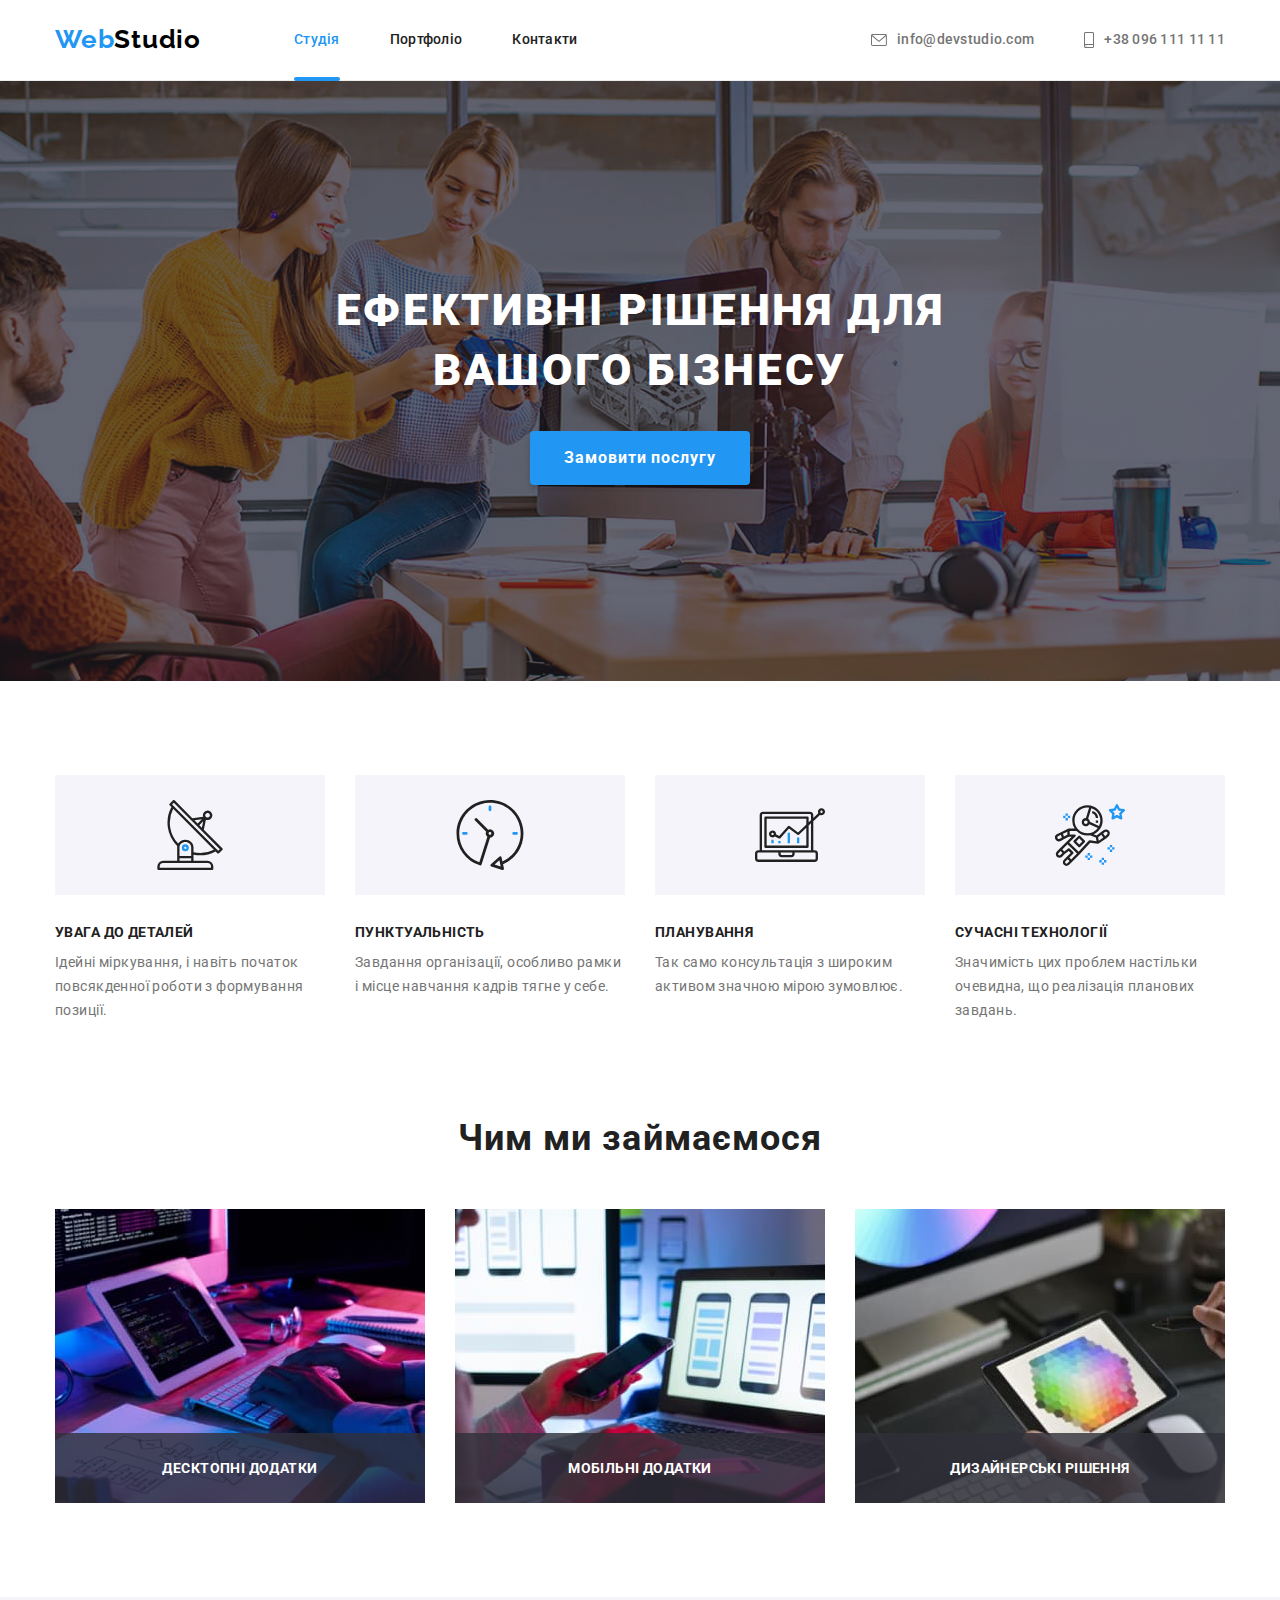
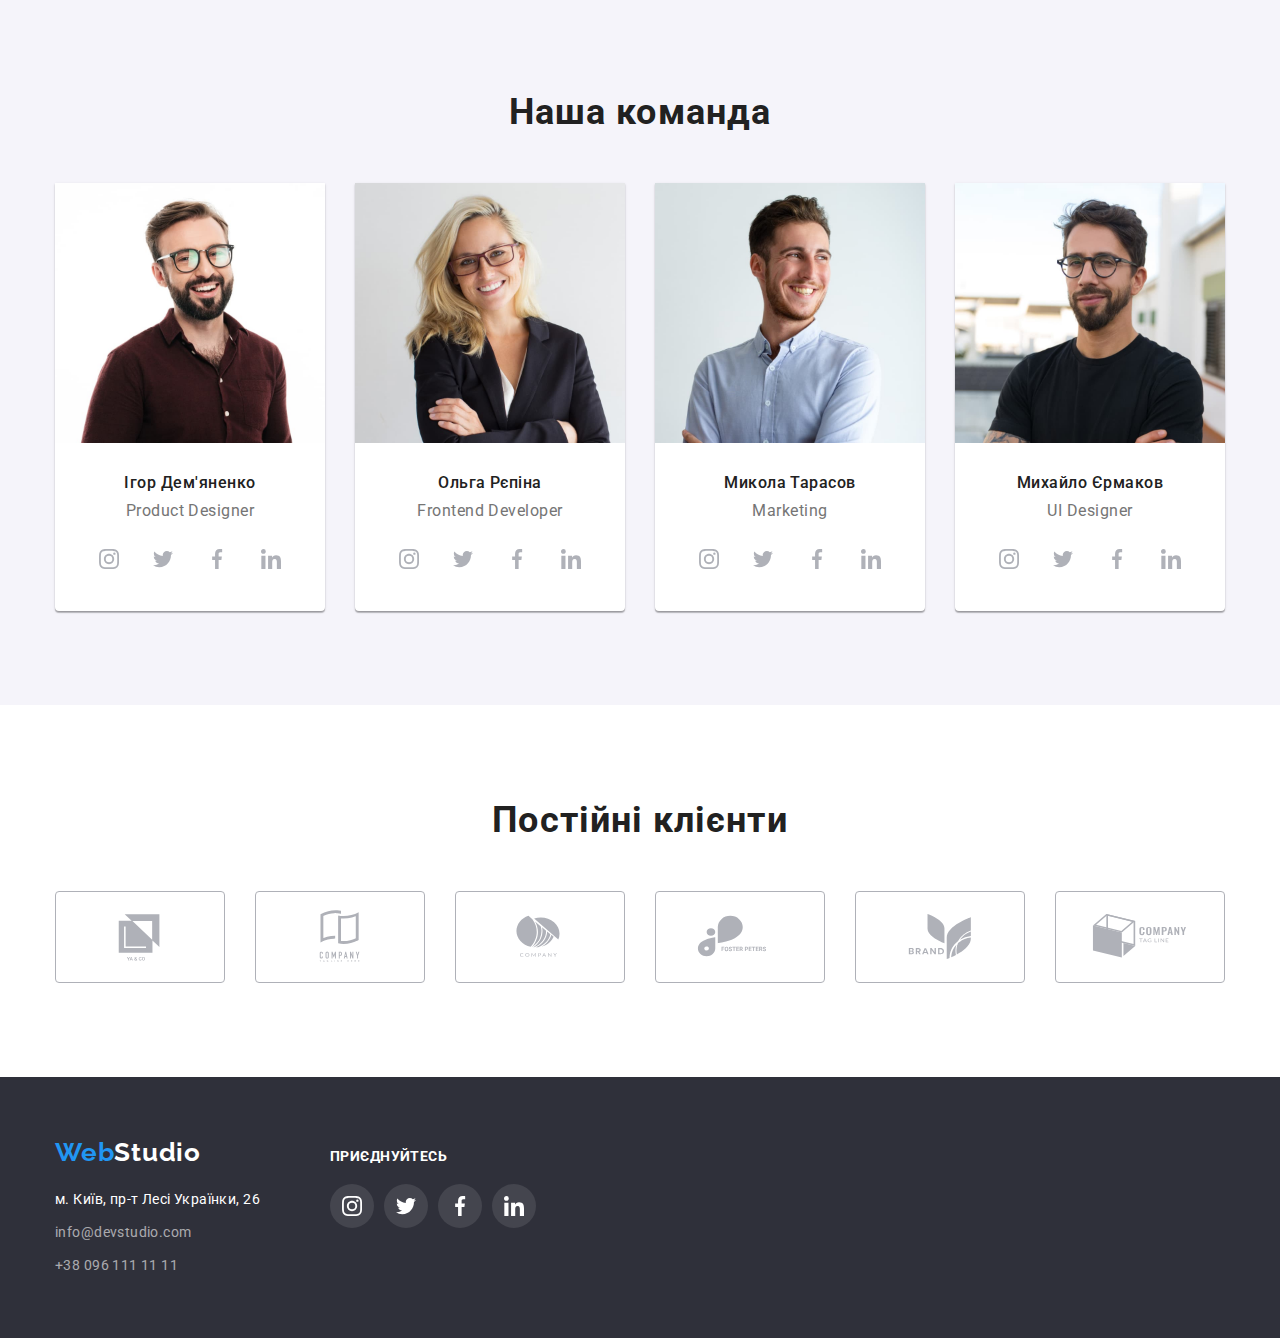
<file: index.html>
<!DOCTYPE html>
<html lang="uk">

<head>
    <meta charset="UTF-8">
    <meta http-equiv="X-UA-Compatible" content="IE=edge">
    <meta name="viewport" content="width=device-width, initial-scale=1.0">
    <title lang="en">WebStudio</title>
    <link rel="preconnect" href="https://fonts.googleapis.com">
    <link rel="preconnect" href="https://fonts.gstatic.com" crossorigin>
    <link
        href="https://fonts.googleapis.com/css2?family=Raleway:wght@700&family=Roboto:wght@400;500;700;900&display=swap"
        rel="stylesheet">
    <link rel="stylesheet" href="https://cdnjs.cloudflare.com/ajax/libs/modern-normalize/1.1.0/modern-normalize.min.css">
    <link rel="stylesheet" href="./css/styles.css">
</head>

<body>
    <header class="header">
        <!-- Logo -->
        <div class="container flex-nav">
        <nav class="header-nav">
            <a class="logo" href="/"><span class="logo-web">Web</span><span class="logo-studio">Studio</span></a>
            <ul class="site-nav list">
                <li class="item"><a class="link current" href="./index.html">Студія</a></li>
                <li class="item"><a class="link" href="./portfolio.html">Портфоліо</a></li>
                <li class="item"><a class="link" href="#">Контакти</a></li>
            </ul>
        </nav>
        <ul class="site-cont list">
            <li class="item">
                <a class="link-contact" href="mailto:">
                    <svg class="mail-icon" width="16" height="12">
                        <use href="./images/icons.svg#icon-letter" width="16" height="12">
                        </use>
                    </svg>
                    <span class="mail-title">info@devstudio.com</span>
                </a>
            </li>
            <li class="item"><a class="link-contact" href="tel:+380961111111">
                    <svg class="phone-icon" width="10" height="16">
                        <use href="./images/icons.svg#icon-smartphone" width="10" height="16"></use>
                    </svg>
                    +38 096 111 11 11
                </a>
            </li>
        </ul>
        </div>
    </header>
    <main>
        <!-- Hero -->
        <section class="hero">
            <div class="hero-title-text">
                <h1 class="hero-title"> Ефективні рішення для </br> вашого бізнесу</h1>
                <button class="hero-btn" type="button" data-modal-open>Замовити послугу</button>
            </div>
            
        </section>
        <!-- About us -->
        <section class="futures section">
            <div class="container">
                <!--Добавив цей тег спеціально як у відео у Репети-->
                <h2 class="visually-hidden">Особливості нашої роботи</h2>
                <ul class="future-list list">
                    <li class="future-item">
                        <div class="future-pct">
                            <svg class="future-icon" width="70" height="70">
                              <use href="./images/icons.svg#icon-antenna"></use>
                            </svg>
                        </div>
                        <h3 class="futures-title">УВАГА ДО ДЕТАЛЕЙ</h3>
                        <p class="futures-text">Ідейні міркування, і навіть початок повсякденної роботи з формування
                            позиції.</p>
                    </li>
                    <li class="future-item">
                        <div class="future-pct">
                            <svg class="future-icon" width="70" height="70">
                              <use href="./images/icons.svg#icon-clock"></use>
                            </svg>
                        </div>
                        <h3 class="futures-title">ПУНКТУАЛЬНІСТЬ</h3>
                        <p class="futures-text">Завдання організації, особливо рамки і місце навчання кадрів тягне у себе.
                        </p>
                    </li>
                    <li class="future-item">
                        <div class="future-pct">
                            <svg class="future-icon" width="70" height="70">
                              <use href="./images/icons.svg#icon-diagram"></use>
                            </svg>
                        </div>
                        <h3 class="futures-title">ПЛАНУВАННЯ</h3>
                        <p class="futures-text">Так само консультація з широким активом значною мірою зумовлює.</p>
                    </li>
                    <li class="future-item">
                        <div class="future-pct">
                            <svg class="future-icon" width="70" height="70">
                              <use href="./images/icons.svg#icon-astronaut"></use>
                            </svg>
                        </div>
                        <h3 class="futures-title">СУЧАСНІ ТЕХНОЛОГІЇ</h3>
                        <p class="futures-text">Значимість цих проблем настільки очевидна, що реалізація планових завдань.
                        </p>
                    </li>
                </ul>
            </div>
        </section>
        <section class="about section no-padding">
            <div class="container">
                <h2 class="about-title ">Чим ми займаємося</h2>
                <ul class="about-list list">
                    <li class="about-exmp">
                        <div class="wrapper">
                            <img src="./images/example3.jpg" alt="працівник працює одночасно на планшеті і компютері" width="370">
                            <div class="overlay-dsc">
                                <p class="overlay-title">Десктопні додатки</p>
                            </div>
                        </div>
                    </li>
                    <li class="about-exmp">
                        <div class="wrapper">
                            <img src="./images/example2.jpg" alt="працівник звіряє дані зі смартфону з даними на ноутбіці" width="370">
                            <div class="overlay-dsc">
                                <p class="overlay-title">Мобільні додатки</p>
                            </div>
                        </div>
                        
                    </li>
                    <li class="about-exmp">
                        <div class="wrapper">
                            <img src="./images/example1.jpg" alt="пацівник працює з планшетом" width="370">
                            <div class="overlay-dsc">
                                <p class="overlay-title">Дизайнерські рішення</p>
                            </div>
                        </div>
                    </li>
                </ul>
            </div>
        </section>
        <!-- Our Team -->
        <section class="team section">
            <div class="container">
                <h2 class="team-title">Наша команда</h2>
                <ul class="team-person list">
                    <li class="team-list ">
                        <img class="avatar" src="./images/person1.jpg" alt="Ігор Дем'яненко" width="270">
                        <div class="our-team">
                            <h3 class="team-name">Ігор Дем'яненко</h3>
                            <p class="team-position" lang="en">Product Designer</p>
                            <ul class="social-list list">
                                <li class="social-item">
                                    <a class="social-link " href="">
                                        <svg class="social-icon" width="20" height="20">
                                          <use href="./images/icons.svg#icon-instagram"></use>
                                        </svg>
                                    </a>
                                </li>
                                <li class="social-item">
                                    <a class="social-link" href="">
                                        <svg class="social-icon" width="20" height="20">
                                          <use href="./images/icons.svg#icon-twitter"></use>
                                        </svg>
                                    </a>
                                </li>
                                <li class="social-item">
                                    <a class="social-link" href="">
                                        <svg class="social-icon" width="20" height="20">
                                          <use href="./images/icons.svg#icon-facebook"></use>
                                        </svg>
                                    </a>
                                </li>
                                <li class="social-item">
                                    <a class="social-link" href="">
                                        <svg class="social-icon" width="20" height="20">
                                          <use href="./images/icons.svg#icon-linkedin"></use>
                                        </svg>
                                    </a>
                                </li>
                            </ul>
                        </div>
                    </li>
                    <li class="team-list ">
                        <img class="avatar" src="./images/person2.jpg" alt="Ольга Рєпіна" width="270">
                        <div class="our-team">
                            <h3 class="team-name">Ольга Рєпіна</h3>
                            <p class="team-position" lang="en">Frontend Developer</p>
                            <ul class="social-list list">
                                <li class="social-item">
                                    <a class="social-link " href="">
                                        <svg class="social-icon" width="20" height="20">
                                          <use href="./images/icons.svg#icon-instagram"></use>
                                        </svg>
                                    </a>
                                </li>
                                <li class="social-item">
                                    <a class="social-link" href="">
                                        <svg class="social-icon" width="20" height="20">
                                          <use href="./images/icons.svg#icon-twitter"></use>
                                        </svg>
                                    </a>
                                </li>
                                <li class="social-item">
                                    <a class="social-link" href="">
                                        <svg class="social-icon" width="20" height="20">
                                          <use href="./images/icons.svg#icon-facebook"></use>
                                        </svg>
                                    </a>
                                </li>
                                <li class="social-item">
                                    <a class="social-link" href="">
                                        <svg class="social-icon" width="20" height="20">
                                          <use href="./images/icons.svg#icon-linkedin"></use>
                                        </svg>
                                    </a>
                                </li>
                            </ul>
                        </div>
                    </li>
                    <li class="team-list ">
                        <img class="avatar" src="./images/person3.jpg" alt="Ольга Рєпіна" width="270">
                        <div class="our-team">
                            <h3 class="team-name">Микола Тарасов</h3>
                            <p class="team-position" lang="en">Marketing</p>
                            <ul class="social-list list">
                                <li class="social-item">
                                    <a class="social-link " href="">
                                        <svg class="social-icon" width="20" height="20">
                                          <use href="./images/icons.svg#icon-instagram"></use>
                                        </svg>
                                    </a>
                                </li>
                                <li class="social-item">
                                    <a class="social-link" href="">
                                        <svg class="social-icon" width="20" height="20">
                                          <use href="./images/icons.svg#icon-twitter"></use>
                                        </svg>
                                    </a>
                                </li>
                                <li class="social-item">
                                    <a class="social-link" href="">
                                        <svg class="social-icon" width="20" height="20">
                                          <use href="./images/icons.svg#icon-facebook"></use>
                                        </svg>
                                    </a>
                                </li>
                                <li class="social-item">
                                    <a class="social-link" href="">
                                        <svg class="social-icon" width="20" height="20">
                                          <use href="./images/icons.svg#icon-linkedin"></use>
                                        </svg>
                                    </a>
                                </li>
                            </ul>
                        </div>
                    </li>
                    <li class="team-list ">
                        <img class="avatar" src="./images/person4.jpg" alt="Михайло Єрмаков" width="270">
                        <div class="our-team">
                            <h3 class="team-name">Михайло Єрмаков</h3>
                            <p class="team-position" lang="en">UI Designer</p>
                            <ul class="social-list list">
                                <li class="social-item">
                                    <a class="social-link " href="">
                                        <svg class="social-icon" width="20" height="20">
                                          <use href="./images/icons.svg#icon-instagram"></use>
                                        </svg>
                                    </a>
                                </li>
                                <li class="social-item">
                                    <a class="social-link" href="">
                                        <svg class="social-icon" width="20" height="20">
                                          <use href="./images/icons.svg#icon-twitter"></use>
                                        </svg>
                                    </a>
                                </li>
                                <li class="social-item">
                                    <a class="social-link" href="">
                                        <svg class="social-icon" width="20" height="20">
                                          <use href="./images/icons.svg#icon-facebook"></use>
                                        </svg>
                                    </a>
                                </li>
                                <li class="social-item">
                                    <a class="social-link" href="">
                                        <svg class="social-icon" width="20" height="20">
                                          <use href="./images/icons.svg#icon-linkedin"></use>
                                        </svg>
                                    </a>
                                </li>
                            </ul>
                        </div>
                    </li>
                </ul>
            </div>
        </section>
        <!-- Regular cli./images/icons.svg#icon-campanyents -->
        <section class="section client">
            <div class="container">
                <h2 class="reg-clients"> Постійні клієнти</h2>
                <ul class="clients-list list">
                    <li class="clients-items">
                        <a href="" class="cleints-link">
                            <svg class="clients-icon" width="106" height="60">
                              <use href="./images/icons.svg#icon-campany1"></use>
                            </svg>
                        </a>
                    </li>
                    <li class="clients-items">
                        <a href="" class="cleints-link">
                            <svg class="clients-icon" width="106" height="60">
                              <use href="./images/icons.svg#icon-campany2"></use>
                            </svg>
                        </a>
                    </li>
                    <li class="clients-items">
                        <a href="" class="cleints-link">
                            <svg class="clients-icon" width="106" height="60">
                              <use href="./images/icons.svg#icon-campany3"></use>
                            </svg>
                        </a>
                    </li>
                    <li class="clients-items">
                        <a href="" class="cleints-link">
                            <svg class="clients-icon" width="106" height="60">
                              <use href="./images/icons.svg#icon-campany4"></use>
                            </svg>
                        </a>
                    </li>
                    <li class="clients-items">
                        <a href="" class="cleints-link">
                            <svg class="clients-icon" width="106" height="60">
                              <use href="./images/icons.svg#icon-campany5"></use>
                            </svg>
                        </a>
                    </li>
                    <li class="clients-items">
                        <a href="" class="cleints-link">
                            <svg class="clients-icon" width="106" height="60">
                              <use href="./images/icons.svg#icon-campany6"></use>
                            </svg>
                        </a>
                    </li>
                </ul>
            </div>
        </section>
    </main>
    <!-- Footer -->
    <footer class="footer">
        <div class="container footer-part">
            <div class="footer-address">
                <a class="logo" href="/"> <span class="logo-web">Web</span><span class="logo-footer">Studio</span></a>
                <address class="address">
                    <p class="address-title">м. Київ, пр-т Лесі Українки, 26</p>
                    <ul class="list">
                        <li class="footer-link"><a class="footer-contact" href="mailto:">info@devstudio.com</a></li>
                        <li class="footer-link"><a class="footer-contact" href="tel:+380961111111">+38 096 111 11 11</a></li>
                    </ul>
                </address>
            </div>
            <div class="footer-socials">
                <p class="socials-title">Приєднуйтесь</p>
                <ul class="list-socials list">
                    <li class="soc-icon">
                        <a class="link-social" href="">
                            <svg class="social-icons" width="20" height="20">
                              <use href="./images/icons.svg#icon-instagram"></use>
                            </svg>
                        </a>
                    </li>
                    <li class="soc-icon">
                        <a class="link-social" href="">
                            <svg class="social-icons" width="20" height="20">
                              <use href="./images/icons.svg#icon-twitter"></use>
                            </svg>
                        </a>
                    </li>
                    <li class="soc-icon">
                        <a class="link-social" href="">
                            <svg class="social-icons" width="20" height="20">
                              <use href="./images/icons.svg#icon-facebook"></use>
                            </svg>
                        </a>
                    </li>
                    <li class="soc-icon">
                        <a class="link-social" href="">
                            <svg class="social-icons" width="20" height="20">
                              <use href="./images/icons.svg#icon-linkedin"></use>
                            </svg>
                        </a>
                    </li>
                </ul>
            </div>
        </div>
    </footer>
    <div class="backdrop is-hidden" data-modal>
        <div class="modal">
            <button class="close-btn" type="button" data-modal-close>
                <svg class="close-tbn-icon" width="18" height="18">
                  <use href="./images/icons.svg#close-icon"></use>
                </svg>
            </button>
        </div>
    </div>

<script src="./js/modal.js"></script>
</body>

</html>
</file>
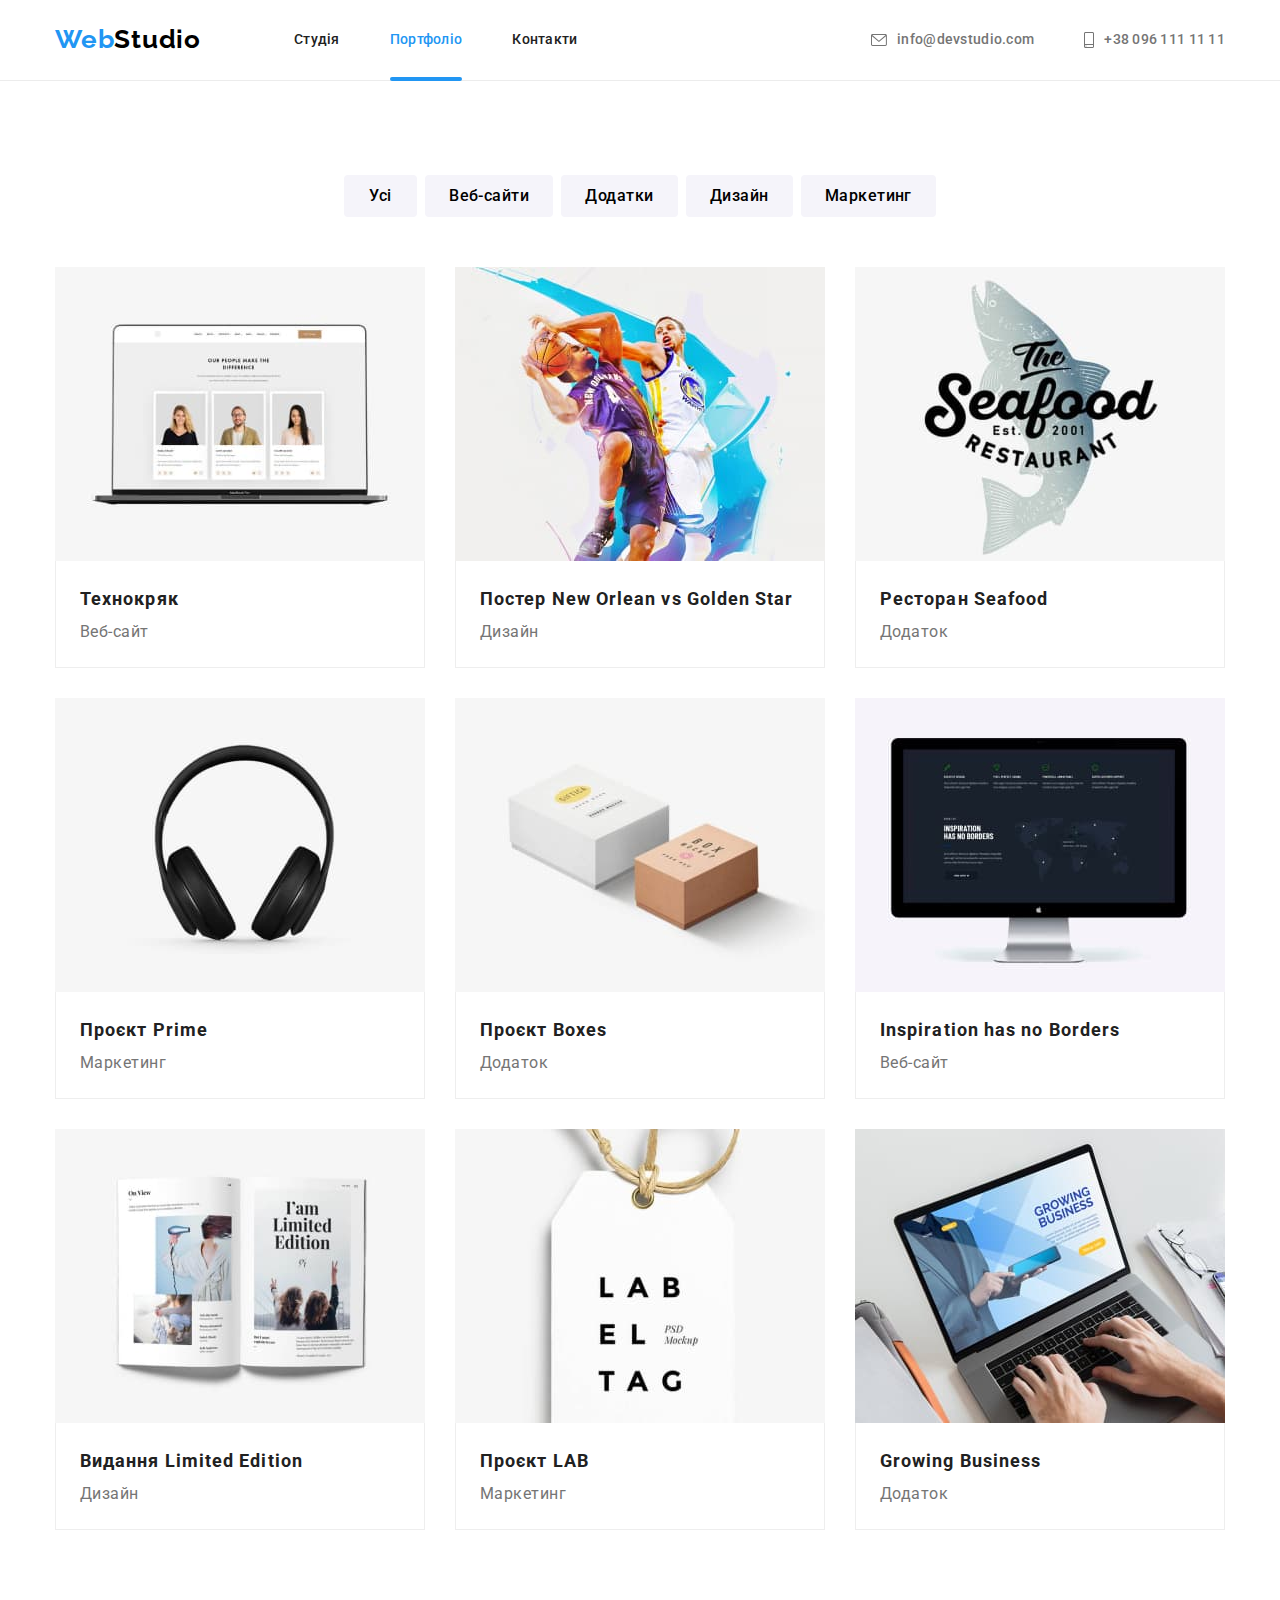
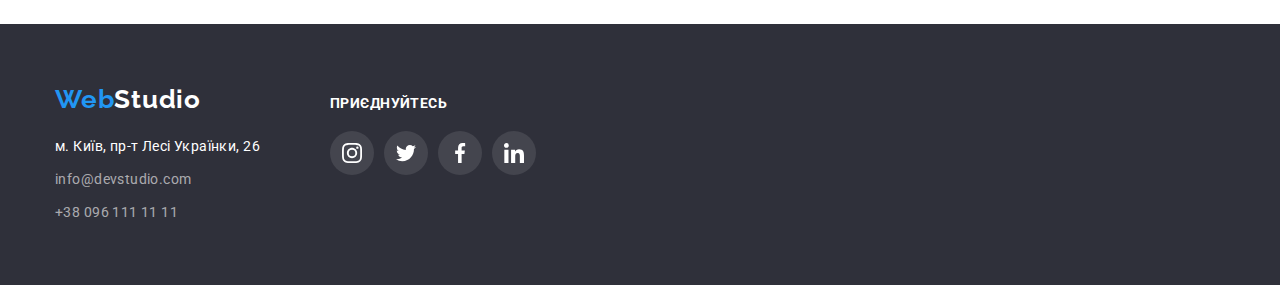
<file: portfolio.html>
<!DOCTYPE html>
<html lang="uk">

<head>
    <meta charset="UTF-8">
    <meta http-equiv="X-UA-Compatible" content="IE=edge">
    <meta name="viewport" content="width=device-width, initial-scale=1.0">
    <title lang="en">WebStudio</title>
    <link rel="preconnect" href="https://fonts.googleapis.com">
    <link rel="preconnect" href="https://fonts.gstatic.com" crossorigin>
    <link
        href="https://fonts.googleapis.com/css2?family=Raleway:wght@700&family=Roboto:wght@400;500;700;900&display=swap"
        rel="stylesheet">
    <link rel="stylesheet"
        href="https://cdnjs.cloudflare.com/ajax/libs/modern-normalize/1.1.0/modern-normalize.min.css">
    <link rel="stylesheet" href="./css/styles.css">
</head>

<body>

    <header class="header">
        <!-- Logo -->
        <div class="container flex-nav">
            <nav class="header-nav">
                <a class="logo" href="/"><span class="logo-web">Web</span><span class="logo-studio">Studio</span></a>
                <ul class="site-nav list">
                    <li class="item"><a class="link " href="./index.html">Студія</a></li>
                    <li class="item"><a class="link current" href="./portfolio.html">Портфоліо</a></li>
                    <li class="item"><a class="link" href="#">Контакти</a></li>
                </ul>
            </nav>
            <ul class="site-cont list">
                <li class="item">
                    <a class="link-contact" href="mailto:">
                        <svg class="mail-icon" width="16" height="12">
                            <use href="./images/icons.svg#icon-letter" width="16" height="12"></use>
                        </svg>
                        info@devstudio.com
                    </a>
                </li>
                <li class="item"><a class="link-contact" href="tel:+380961111111">
                        <svg class="phone-icon" width="10" height="16">
                            <use href="./images/icons.svg#icon-smartphone" width="10" height="16"></use>
                        </svg>
                        +38 096 111 11 11
                    </a>
                </li>
                
            </ul>
        </div>
    </header>
    <main>
        <section class="section">
            <div class="container">
                <h1 class="filter visually-hidden">Портфоліо</h1>
                <ul class="filter-btn list">
                    <li class="filter-type"><button class="filter-list btn btn-shad" type="button">Усі</button></li>
                    <li class="filter-type"><button class="filter-list btn btn-shad" type="button">Веб-сайти</button></li>
                    <li class="filter-type"><button class="filter-list btn btn-shad" type="button">Додатки</button></li>
                    <li class="filter-type"><button class="filter-list btn btn-shad" type="button">Дизайн</button></li>
                    <li class="filter-type"><button class="filter-list btn btn-shad" type="button">Маркетинг</button></li>
                </ul>
                <ul class="filter-item list">
                    <li class="list-object">
                        <a class="list-link" href="">
                            <div class="team-thumb">
                                <img class="img-dsc" src="./images/product1.jpg" alt="Ноутбук з відкритою головною сторінкою" width="370">
                                <div class="overlay">
                                    <p class="overlay-text">
                                        Ресурс пропонує комплексні пропозиції з різним рівнем функціоналу та сервісів. Все це дозволить відвідувачу
                                        отримати
                                        вичерпні відомості про компанію чи приватну особу.
                                    </p>
                                </div>
                            </div>
                            <div class="title-brd">
                                <h2 class="list-title">Технокряк</h2>
                                <p class="list-descrpt">Веб-сайт</p>
                            </div>
                        </a>
                    </li>
                    <li class="list-object">
                        <a class="list-link" href="">
                            <div class="team-thumb">
                            <img class="img-dsc" src="./images/product2.jpg" alt=" Постер New Orleans vg Golden State Warriors"
                                width="370">
                                <div class="overlay">
                                    <p class="overlay-text">
                                        Ресурс пропонує комплексні пропозиції з різним рівнем функціоналу та сервісів. Все це дозволить відвідувачу
                                        отримати
                                        вичерпні відомості про компанію чи приватну особу.
                                    </p>
                                </div> 
                            </div>       
                            <div class="title-brd">
                                <h2 class="list-title">Постер New Orlean vs Golden Star</h2>
                                <p class="list-descrpt">Дизайн</p>
                            </div>
                        </a>
                    </li>
                    <li class="list-object">
                        <a class="list-link" href="">
                            <div class="team-thumb">
                            <img class="img-dsc" src="./images/product3.jpg" alt="емблема ресторану Seafood" width="370">
                                <div class="overlay">
                                    <p class="overlay-text">
                                        Ресурс пропонує комплексні пропозиції з різним рівнем функціоналу та сервісів. Все це дозволить відвідувачу
                                        отримати
                                        вичерпні відомості про компанію чи приватну особу.
                                    </p>
                                </div>
                            </div>    
                            <div class="title-brd">    
                                <h2 class="list-title">Ресторан Seafood</h2>
                                <p class="list-descrpt">Додаток</p>
                            </div>
                        </a>
                    </li>
                    <li class="list-object">
                        <a class="list-link" href="">
                            <div class="team-thumb">
                            <img class="img-dsc" src="./images/product4.jpg" alt="навушники" width="370">
                                <div class="overlay">
                                    <p class="overlay-text">
                                        Ресурс пропонує комплексні пропозиції з різним рівнем функціоналу та сервісів. Все це дозволить відвідувачу
                                        отримати
                                        вичерпні відомості про компанію чи приватну особу.
                                    </p>
                                </div>
                            </div>    
                            <div class="title-brd">    
                                <h2 class="list-title">Проєкт Prime</h2>
                                <p class="list-descrpt">Маркетинг</p>
                            </div>
                        </a>
                    </li>
                    <li class="list-object">
                        <a class="list-link" href="">
                            <div class="team-thumb">
                            <img class="img-dsc" src="./images/product5.jpg" alt="дві картонних коробки" width="370">
                                <div class="overlay">
                                    <p class="overlay-text">
                                        Ресурс пропонує комплексні пропозиції з різним рівнем функціоналу та сервісів. Все це дозволить відвідувачу
                                        отримати
                                        вичерпні відомості про компанію чи приватну особу.
                                    </p>
                                </div>
                            </div>    
                            <div class="title-brd">    
                                <h2 class="list-title">Проєкт Boxes</h2>
                                <p class="list-descrpt">Додаток</p>
                            </div>
                        </a>
                    </li>
                    <li class="list-object">
                        <a class="list-link" href="">
                            <div class="team-thumb">
                            <img class="img-dsc" src="./images/product6.jpg" alt="великий монітор" width="370">
                                <div class="overlay">
                                    <p class="overlay-text">
                                        Ресурс пропонує комплексні пропозиції з різним рівнем функціоналу та сервісів. Все це дозволить відвідувачу
                                        отримати
                                        вичерпні відомості про компанію чи приватну особу.
                                    </p>
                                </div>
                            </div>    
                            <div class="title-brd">    
                                <h2 class="list-title">Inspiration has no Borders</h2>
                                <p class="list-descrpt">Веб-сайт</p>
                            </div>
                        </a>
                    </li>
                    <li class="list-object">
                        <a class="list-link" href="">
                            <div class="team-thumb">
                            <img class="img-dsc" src="./images/product7.jpg" alt="Розгорнута книга" width="370">
                                <div class="overlay">
                                    <p class="overlay-text">
                                        Ресурс пропонує комплексні пропозиції з різним рівнем функціоналу та сервісів. Все це дозволить відвідувачу
                                        отримати
                                        вичерпні відомості про компанію чи приватну особу.
                                    </p>
                                </div>
                            </div>    
                            <div class="title-brd">    
                                <h2 class="list-title">Видання Limited Edition</h2>
                                <p class="list-descrpt">Дизайн</p>
                            </div>
                        </a>
                    </li>
                    <li class="list-object">
                        <a class="list-link" href="">
                            <div class="team-thumb">
                            <img class="img-dsc" src="./images/product8.jpg" alt="паперова бірка із ниткою" width="370">
                                <div class="overlay">
                                    <p class="overlay-text">
                                        Ресурс пропонує комплексні пропозиції з різним рівнем функціоналу та сервісів. Все це дозволить відвідувачу
                                        отримати
                                        вичерпні відомості про компанію чи приватну особу.
                                    </p>
                                </div>
                            </div>    
                            <div class="title-brd">    
                                <h2 class="list-title">Проєкт LAB</h2>
                                <p class="list-descrpt">Маркетинг</p>
                            </div>
                        </a>
                    </li>
                    <li class="list-object">
                        <a class="list-link" href="">
                            <div class="team-thumb">
                            <img class="img-dsc" src="./images/product9.jpg" alt="чоловік працює на компютері" width="370">
                                <div class="overlay">
                                    <p class="overlay-text">
                                        Ресурс пропонує комплексні пропозиції з різним рівнем функціоналу та сервісів. Все це дозволить відвідувачу
                                        отримати
                                        вичерпні відомості про компанію чи приватну особу.
                                    </p>
                                </div>             
                            </div>                  
                            <div class="title-brd">    
                                <h2 class="list-title">Growing Business</h2>
                                <p class="list-descrpt">Додаток</p>
                            </div>
                        </a>
                    </li>
                
                </ul>
            </div>
        </section>
    </main>
    <!-- Footer -->
    <footer class="footer">
        <div class="container footer-part">
            <div class="footer-address">
                <a class="logo" href="/"> <span class="logo-web">Web</span><span class="logo-footer">Studio</span></a>
                <address class="address">
                    <p class="address-title">м. Київ, пр-т Лесі Українки, 26</p>
                    <ul class="list">
                        <li class="footer-link"><a class="footer-contact" href="mailto:">info@devstudio.com</a></li>
                        <li class="footer-link"><a class="footer-contact" href="tel:+380961111111">+38 096 111 11 11</a>
                        </li>
                    </ul>
                </address>
            </div>
            <div class="footer-socials">
                <p class="socials-title">Приєднуйтесь</p>
                <ul class="list-socials list">
                    <li class="soc-icon">
                        <a class="link-social" href="">
                            <svg class="social-icons" width="20" height="20">
                                <use href="./images/icons.svg#icon-instagram"></use>
                            </svg>
                        </a>
                    </li>
                    <li class="soc-icon">
                        <a class="link-social" href="">
                            <svg class="social-icons" width="20" height="20">
                                <use href="./images/icons.svg#icon-twitter"></use>
                            </svg>
                        </a>
                    </li>
                    <li class="soc-icon">
                        <a class="link-social" href="">
                            <svg class="social-icons" width="20" height="20">
                                <use href="./images/icons.svg#icon-facebook"></use>
                            </svg>
                        </a>
                    </li>
                    <li class="soc-icon">
                        <a class="link-social" href="">
                            <svg class="social-icons" width="20" height="20">
                                <use href="./images/icons.svg#icon-linkedin"></use>
                            </svg>
                        </a>
                    </li>
                </ul>
            </div>
        </div>
    </footer>
</body>

</html>
</file>
<file: css/styles.css>
/* Colors */
:root {
  --color-text: #212121;
  --secondary-text: #757575;
  --logo-color: #2196f3;
  --primary-bgr: #ffffff;
  --secondary-bgr: #2f303a;
  --boxes-color: #eeeeee;
  --filter-color: #f5f4fa;
  --hero-button: #188ce8;

  /* Font */
  --logo-font: "Raleway", sans-serif;
  --family-font: "Roboto", sans-serif;

  /* Animation */
  --trns-effect: 250ms cubic-bezier(0.4, 0, 0.2, 1);
}

h1,
h2,
h3,
p {
  margin: 0;
  padding: 0;
}

img {
  display: block;
}

body {
  font-family: var(--family-font);
  color: var(--color-text);
  background-color: var(--primary-bgr);
  font-size: 14px;
}

.btn {
  transition: background-color var(--trns-effect), color var(--trns-effect), box-shadow var(--trns-effect);;
  
}

.btn:hover,
.btn:focus {
  background: var(--logo-color);
  color: var(--primary-bgr);
  cursor: pointer;
  box-shadow: 0px 3px 1px rgba(0, 0, 0, 0.1), 0px 1px 2px rgba(0, 0, 0, 0.08), 0px 2px 2px rgba(0, 0, 0, 0.12);
}


.btn-shad:hover,
.btn-shad:focus {
  box-shadow: 0px 3px 1px rgba(0, 0, 0, 0.1), 0px 1px 2px rgba(0, 0, 0, 0.08), 0px 2px 2px rgba(0, 0, 0, 0.12);
}

.container {
  width: 1200px;
  padding-left: 15px;
  padding-right: 15px;
  margin-left: auto;
  margin-right: auto;
}

.list {
  list-style: none;
  margin: 0;
  padding: 0;
}

/* Header */
.header {
  border-bottom: 1px solid #ececec;
}

.header .logo {
  font-family: var(--logo-font);
  font-weight: 700;
  font-size: 26px;
  line-height: 1.2;
  letter-spacing: 0.03em;
  text-decoration: none;
}

.flex-nav {
  display: flex;
}

.header-nav {
  display: flex;
  align-items: center;
}

.site-nav {
  display: flex;
  margin-left: 93px;
}

.site-nav .item+.item {
  margin-left: 50px;
}

.header-nav .logo {
  margin-bottom: 0;
}

.logo-web {
  color: var(--logo-color);
}

.logo-studio {
  color: #000000;
}

.site-nav .link.current {
  color: var(--logo-color);
}

.mail {
  display: flex;
}



.link {
  display: block;
  padding-top: 32px;
  padding-bottom: 32px;

  font-weight: 500;
  font-size: 14px;
  line-height: 1.14;
  letter-spacing: 0.02em;
  text-decoration: none;

  color: var(--color-text);

  transition: color var(--trns-effect);
}

.link:hover,
.link:focus {
  color: var(--logo-color);
}

.link {
  position: relative;
}
.current::after {
  content: '';
  position: absolute;
  bottom: -1px;
  left: 0;

  width: 100%;
  height: 4px;
  border-radius: 2px;
  background-color: var(--logo-color);
  opacity: 1;
}
/* .link.current::after,
.link:hover::after,
.link:focus::after {
  opacity: 1;
} */

.link-contact {
  display: flex;
  justify-content: center;
  align-items: center;
  font-weight: 500;
  font-size: 14px;
  line-height: 1.14;
  letter-spacing: 0.02em;
  text-decoration: none;
  padding-top: 32px;
  padding-bottom: 32px;

  color: var(--secondary-text);

  transition: color var(--trns-effect);
}

.link-contact:hover,
.link-contact:focus {
  color: var(--logo-color);
}

.mail-title {
  display: block;
}

.mail-icon {

  vertical-align: middle;
  margin-right: 10px;
  fill: currentColor;
}

.phone-icon {
  vertical-align: middle;
  margin-right: 10px;
  fill: currentColor;
}

.site-cont {
  display: flex;
  margin-left: auto;
}

.site-cont .item+.item {
  margin-left: 50px;
}

/* Hero */
.hero {
  position: relative;
  max-width: 1600px;
  min-height: 600px;
  background-color: #C4C4C4;
  text-align: center;
  padding-top: 200px;
  padding-bottom: 200px;
  background-image:
    /* linear-gradient(to bottom, rgba(47, 48, 58, 0.4), rgba(47, 48, 58, 0.4)), */
    url(../images/bimage.png);
  background-repeat: no-repeat;
  background-size: cover;
  background-position: center;
  margin-left: auto;
  margin-right: auto;
}
.hero-title-text {
  position: absolute;
  top: 0;
  left: 0;
  justify-content: center;
  

  width: 100%;
  height: 100%;
  background-image: linear-gradient(to bottom, rgba(47, 48, 58, 0.4), rgba(47, 48, 58, 0.4));
}
.hero-title {
  font-weight: 900;
  font-size: 44px;
  line-height: 1.36;
  letter-spacing: 0.06em;
  text-transform: uppercase;
  color: var(--primary-bgr);
  margin-bottom: 30px;
  margin-top: 200px;
  width: 100%;
}

.hero-btn {
  min-width: 216px;
  padding: 10px 32px;
  border-color: transparent;

  font-family: inherit;
  font-weight: 700;
  font-size: 16px;
  line-height: 1.87;
  letter-spacing: 0.06em;
  background-color: var(--logo-color);
  color: var(--primary-bgr);
  cursor: pointer;
  border-radius: 4px;
  box-shadow: 0px 4px 4px rgba(0, 0, 0, 0.15);

  transition: background-color var(--trns-effect);
}

.hero-btn:hover,
.hero-btn:focus {
  background-color: var(--hero-button);
}

.section {
  padding-top: 94px;
  padding-bottom: 94px;
}

/* About us */
.visually-hidden {
  position: absolute;
  width: 1px;
  height: 1px;
  margin: -1px;
  border: 0;
  padding: 0;

  white-space: nowrap;
  clip-path: inset(100%);
  clip: rect(0 0 0 0);
  overflow: hidden;
}

.future-pct {
  display: flex;
  justify-content: center;
  align-items: center;
  margin-bottom: 30px;

  width: 270px;
  height: 120px;
  background-color: var(--filter-color);
}

.future-list {
  display: flex;
}

.future-item {
  width: 270px;
}

.future-list .future-item+.future-item {
  margin-left: 30px;
}

.futures-title {
  font-weight: 700;
  font-size: 14px;
  line-height: 1.14;
  letter-spacing: 0.03em;
  text-transform: uppercase;
  /* background-color: var(--color-text); */
  margin-bottom: 10px;
}

.futures-text {
  font-size: 14px;
  line-height: 1.71;
  letter-spacing: 0.03em;
  color: var(--secondary-text);
}
.overlay-title {
  font-weight: 700;
  font-size: 14px;
  line-height: 16px;
  text-align: center;
  letter-spacing: 0.03em;
  text-transform: uppercase;
  color: var(--primary-bgr);
  padding-top: 27px;
  padding-bottom: 27px;
}
.wrapper {
  position: relative;
}
.overlay-dsc {
  position: absolute;
  left: 0;
  bottom: 0;

  width: 100%;
  background-color: rgba(47, 48, 58, 0.8);
}
/* About */
.about {
  text-align: center;
}

.about-list {
  display: flex;
}

.about-list .about-exmp+.about-exmp {
  margin-left: 30px;
}

.no-padding {
  padding-top: 0;
}

.about-title {
  font-weight: 700;
  font-size: 36px;
  line-height: 1.17;
  letter-spacing: 0.03em;
  color: var(--color-text);
  margin-bottom: 50px;
}

/* Team */
.team {
  background: var(--filter-color);
  text-align: center;
}

.social-list {
  display: flex;
  justify-content: center;
  gap: 10px;
}

.social-link {
  display: flex;
  align-items: center;
  justify-content: center;
  color: #AFB1B8;

  width: 44px;
  height: 44px;
  background-color: #fff;
  border-radius: 50%;

  transition: background-color var(--trns-effect), color var(--trns-effect);
}

.social-link:hover,
.social-link:focus {
  color: var(--primary-bgr);
  background-color: var(--logo-color);
}

.social-icon {
  fill: currentColor;
}

.team-person {
  display: flex;
}

.team-person .team-list+.team-list {
  margin-left: 30px;
}

.team-list {
  background-color: var(--primary-bgr);
  box-shadow: 0px 1px 3px rgba(0, 0, 0, 0.12), 0px 1px 1px rgba(0, 0, 0, 0.14), 0px 2px 1px rgba(0, 0, 0, 0.2);
  border-radius: 0px 0px 4px 4px;

}

.team-title {
  margin-bottom: 50px;

  font-weight: 700;
  font-size: 36px;
  line-height: 1.17;
  letter-spacing: 0.03em;
  color: var(--color-text);
}

.team-name {
  font-weight: 500;
  font-size: 16px;
  line-height: 1.19;
  letter-spacing: 0.03em;
  color: var(--color-text);
  margin-bottom: 10px;
}

.our-team {
  padding-top: 30px;
  padding-bottom: 30px;
}

.team-position {
  font-size: 16px;
  line-height: 1.18;
  letter-spacing: 0.03em;
  color: var(--secondary-text);
  margin-bottom: 16px;
}

/* Regular clients */
.reg-clients {
  margin-bottom: 50px;
  font-weight: 700;
  font-size: 36px;
  line-height: 42px;
  text-align: center;
  letter-spacing: 0.03em;
  color: var(--color-text);
}

.clients-list {
  display: flex;
  justify-content: center;
  align-items: center;
  gap: 30px;
}

.cleints-link {
  width: 170px;
  height: 92px;
  display: flex;
  align-items: center;
  justify-content: center;

  border: 1px solid #afb1b8;
  border-radius: 4px;

  color: #afb1b8;

  transition: border-color var(--trns-effect), color var(--trns-effect);
}

.cleints-link:hover,
.cleints-link:focus {
  border-color: #2196f3;
  color: #2196f3;
}

.clients-icon {
  fill: currentColor;
}

/* Footer */
.footer {
  background-color: var(--secondary-bgr);
  padding-top: 60px;
  padding-bottom: 60px;
}

.footer-part {
  display: flex;
  align-items: baseline;
}


.footer .logo {
  font-family: var(--logo-font);
  font-weight: 700;
  font-size: 26px;
  line-height: 1.2;
  letter-spacing: 0.03em;
  text-decoration: none;
}

.logo {
  display: block;
  margin-bottom: 20px;
  text-decoration: none;
}

.logo-footer {
  color: var(--primary-bgr);
}

.address {
  font-style: normal;
}

.address-title {
  display: block;
  margin-bottom: 9px;

  font-size: 14px;
  line-height: 1.71;
  letter-spacing: 0.03em;
  color: var(--primary-bgr);
}

.footer-contact {
  font-size: 14px;
  line-height: 1.71;
  letter-spacing: 0.03em;
  color: rgba(255, 255, 255, 0.6);
  text-decoration: none;

  transition: color var(--trns-effect);
}

.footer-contact:hover,
.footer-contact:focus {
  color: var(--logo-color);
}

.footer-link {
  margin-bottom: 9px;
}

.footer-link:last-child {
  margin-bottom: 0;
}

.footer-address {
  margin-right: 70px;
}

.socials-title {
  font-weight: 700;
  font-size: 14px;
  line-height: 16px;
  letter-spacing: 0.03em;
  text-transform: uppercase;

  color: var(--primary-bgr);
  margin-bottom: 20px;
}

.list-socials {
  display: flex;
  text-align: center;
  align-items: center;
  gap: 10px;
}

.link-social {
  display: flex;
  align-items: center;
  justify-content: center;

  color: var(--primary-bgr);
  width: 44px;
  height: 44px;
  background-color: rgba(255, 255, 255, 0.1);
  border-radius: 50%;

  transition: background-color var(--trns-effect);
}

.link-social:hover,
.link-social:focus {
  color: var(--primary-bgr);
  background-color: var(--logo-color);
}

.social-icons {
  fill: currentColor;
}

/* Portfolio */
.filter-btn {
  display: flex;
  margin-bottom: 50px;

  justify-content: center;
}

.filter-list {
  display: inline-block;
  min-width: 73px;
  padding: 6px 22px;

  font-family: inherit;
  background-color: var(--filter-color);
  font-weight: 500;
  font-size: 16px;
  line-height: 1.62;
  text-align: center;
  letter-spacing: 0.03em;
  border-radius: 4px;
  border-color: transparent;
}

.filter-btn .filter-type+.filter-type {
  margin-left: 8px;
}

.filter-item {
  display: flex;
  flex-wrap: wrap;
  gap: 30px;
}

.list-object {
  width: 370px;
}

.list-link {
  display: block;
  text-decoration: none;

  transition: box-shadow var(--trns-effect);
}

.list-link:hover,
.list-link:focus {
  box-shadow: 0px 1px 1px rgba(0, 0, 0, 0.12), 0px 4px 4px rgba(0, 0, 0, 0.06), 1px 4px 6px rgba(0, 0, 0, 0.16);
}

.list-title {
  font-weight: 700;
  font-size: 18px;
  line-height: 2;
  letter-spacing: 0.06em;
  color: var(--color-text);
  text-decoration: none;
}
.list-link{
  position: relative;
}
.team-thumb {
  position: relative;

  overflow: hidden;
}
.overlay {
  position: absolute;
  top: 0;
  left: 0;

  display: flex;
  align-items: center;

  transform: translateY(101%);

  width: 100%;
  height: 294px;
  background-color: rgba(33, 150, 243, 0.9);

  transition: transform var(--trns-effect);
}
.overlay-text {
  font-weight: 400;
  font-size: 18px;
  line-height: 28px;
  letter-spacing: 0.03em;
  color: var(--primary-bgr);

  padding-left: 24px;
  padding-right: 24px;
}
.list-object:hover .overlay {
  transform: translateY(0);
}

.title-brd {
  border-left: 1px solid #eeeeee;
  border-right: 1px solid #eeeeee;
  border-bottom: 1px solid #eeeeee;
  padding: 20px 24px;
}

.list-descrpt {
  display: block;
  font-size: 16px;
  line-height: 1.88;
  letter-spacing: 0.03em;
  color: var(--secondary-text);
  text-decoration: none;
}

/* Modal Window */
.backdrop {
  position: fixed;
  top: 0;
  left: 0;

  width: 100%;
  height: 100%;
  background-color: rgba(0, 0, 0, 0.5);

  transition: opacity 250ms cubic-bezier(0.4, 0, 0.2, 1), visibility 250ms cubic-bezier(0.4, 0, 0.2, 1);
}
.backdrop.is-hidden {
  opacity: 0;
  visibility: hidden;
  pointer-events: none;
}

.modal {
  position: absolute;
  top: 50%;
  left: 50%;
  transform: translate(-50%, -50%);

  width: 528px;
  min-height: 581px;

  background-color: var(--primary-bgr);
  box-shadow: 0px 1px 3px rgba(0, 0, 0, 0.12), 0px 1px 1px rgba(0, 0, 0, 0.14), 0px 2px 1px rgba(0, 0, 0, 0.2);
  border-radius: 4px;

  transition: transform 300ms ease-out;
}
.backdrop.is-hidden .modal {
  transform: translateX(-50%) translateY(-35%);
}
.close-btn {
  position: absolute;
  top: 8px;
  right: 8px;

  display: flex;
  align-items: center;
  justify-content: center;

  width: 28px;
  height: 28px;
  padding: 0;

  cursor: pointer;
  background-color: transparent;
  border: 1px solid rgba(0, 0, 0, 0.1);
  border-radius: 50%;
}
</file>
